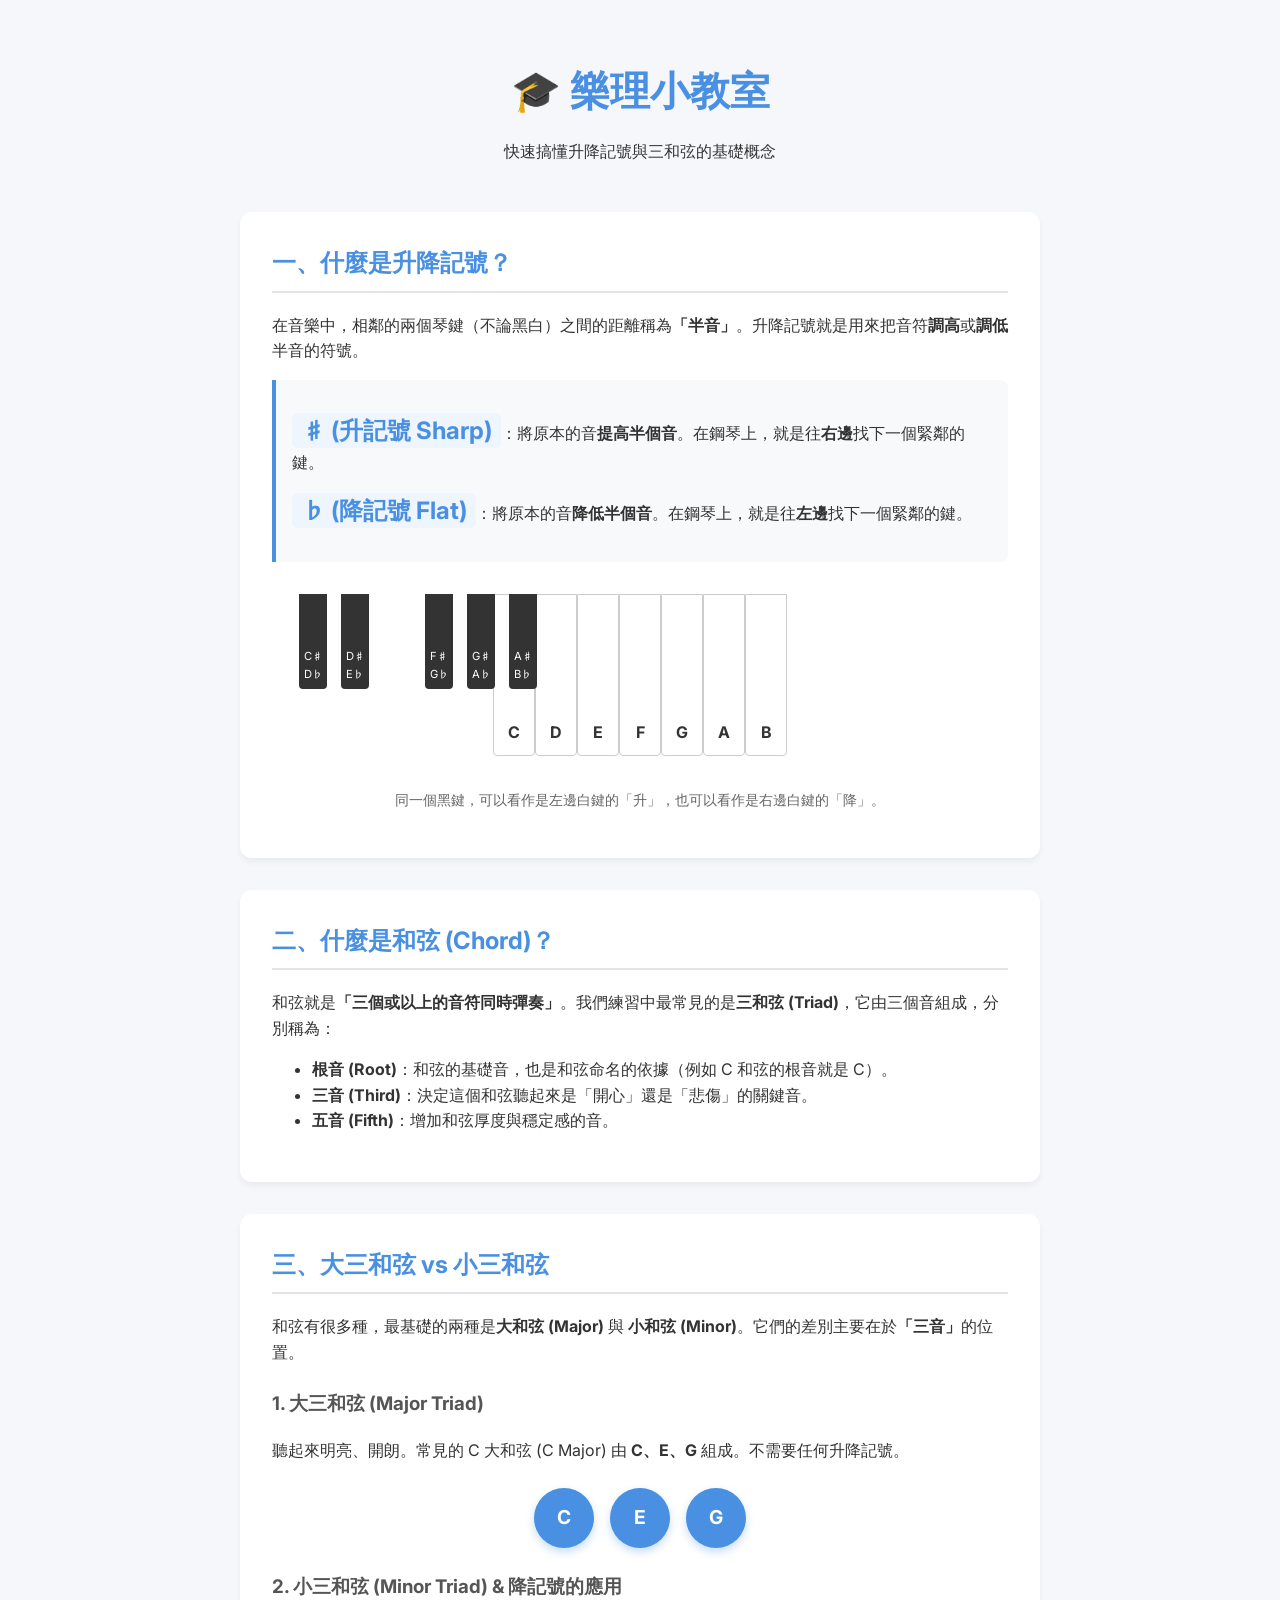
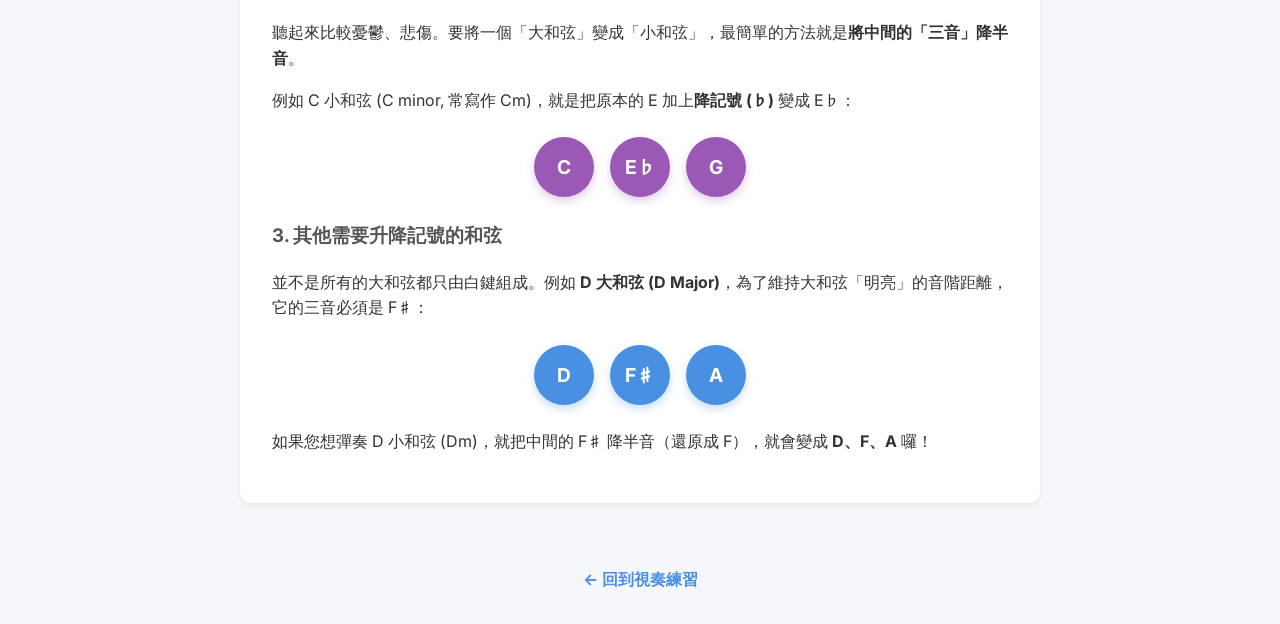
<file: tutorial.html>
<!DOCTYPE html>
<html lang="zh-TW">
<head>
    <meta charset="UTF-8">
    <meta name="viewport" content="width=device-width, initial-scale=1.0">
    <title>樂理小教室：升降記號與和弦</title>
    <link href="https://fonts.googleapis.com/css2?family=Inter:wght@400;500;600;700&display=swap" rel="stylesheet">
    <style>
        :root {
            --primary-color: #4a90e2;
            --bg-color: #f5f7fa;
            --surface-color: #ffffff;
            --text-color: #333333;
            --border-color: #e1e4e8;
        }
        body {
            font-family: 'Inter', -apple-system, BlinkMacSystemFont, "Segoe UI", Roboto, sans-serif;
            background-color: var(--bg-color);
            color: var(--text-color);
            line-height: 1.6;
            margin: 0;
            padding: 0;
        }
        .container {
            max-width: 800px;
            margin: 0 auto;
            padding: 2rem;
        }
        header {
            text-align: center;
            margin-bottom: 3rem;
        }
        h1 {
            color: var(--primary-color);
            font-size: 2.5rem;
            margin-bottom: 0.5rem;
        }
        .section {
            background: var(--surface-color);
            border-radius: 12px;
            padding: 2rem;
            margin-bottom: 2rem;
            box-shadow: 0 4px 6px rgba(0,0,0,0.05);
        }
        h2 {
            color: var(--primary-color);
            border-bottom: 2px solid var(--border-color);
            padding-bottom: 0.5rem;
            margin-top: 0;
        }
        h3 {
            color: #555;
            margin-top: 1.5rem;
        }
        .symbol {
            font-size: 1.5rem;
            font-weight: bold;
            color: var(--primary-color);
            background: #eef5fc;
            padding: 0.2rem 0.6rem;
            border-radius: 6px;
        }
        .highlight {
            font-weight: bold;
            color: #e74c3c;
        }
        .keyboard-illustration {
            display: flex;
            justify-content: center;
            margin: 2rem 0;
            position: relative;
        }
        .white-key {
            width: 40px;
            height: 150px;
            background: white;
            border: 1px solid #ccc;
            border-radius: 0 0 4px 4px;
            display: flex;
            align-items: flex-end;
            justify-content: center;
            padding-bottom: 10px;
            font-weight: bold;
            z-index: 1;
        }
        .black-key {
            width: 28px;
            height: 90px;
            background: #333;
            border-radius: 0 0 4px 4px;
            position: absolute;
            top: 0;
            color: white;
            font-size: 0.7rem;
            display: flex;
            flex-direction: column;
            align-items: center;
            justify-content: flex-end;
            padding-bottom: 5px;
            z-index: 2;
        }
        .note-box {
            background: #f8f9fa;
            border-left: 4px solid var(--primary-color);
            padding: 1rem;
            margin: 1rem 0;
            border-radius: 0 8px 8px 0;
        }
        .chord-example {
            display: flex;
            gap: 1rem;
            justify-content: center;
            margin: 1.5rem 0;
        }
        .chord-note {
            width: 60px;
            height: 60px;
            border-radius: 50%;
            background: var(--primary-color);
            color: white;
            display: flex;
            align-items: center;
            justify-content: center;
            font-size: 1.2rem;
            font-weight: bold;
            box-shadow: 0 4px 8px rgba(74, 144, 226, 0.3);
        }
        .chord-note.minor {
            background: #9b59b6;
            box-shadow: 0 4px 8px rgba(155, 89, 182, 0.3);
        }
        .back-link {
            display: inline-block;
            margin-top: 2rem;
            color: var(--primary-color);
            text-decoration: none;
            font-weight: bold;
        }
        .back-link:hover {
            text-decoration: underline;
        }
    </style>
</head>
<body>

<div class="container">
    <header>
        <h1>🎓 樂理小教室</h1>
        <p>快速搞懂升降記號與三和弦的基礎概念</p>
    </header>

    <div class="section">
        <h2>一、什麼是升降記號？</h2>
        <p>在音樂中，相鄰的兩個琴鍵（不論黑白）之間的距離稱為<strong>「半音」</strong>。升降記號就是用來把音符<strong>調高</strong>或<strong>調低</strong>半音的符號。</p>
        
        <div class="note-box">
            <p><span class="symbol">♯ (升記號 Sharp)</span>：將原本的音<strong>提高半個音</strong>。在鋼琴上，就是往<strong>右邊</strong>找下一個緊鄰的鍵。</p>
            <p><span class="symbol">♭ (降記號 Flat)</span>：將原本的音<strong>降低半個音</strong>。在鋼琴上，就是往<strong>左邊</strong>找下一個緊鄰的鍵。</p>
        </div>

        <div class="keyboard-illustration">
            <!-- White Keys -->
            <div class="white-key" style="margin-right: 0;">C</div>
            <div class="white-key" style="margin-right: 0;">D</div>
            <div class="white-key" style="margin-right: 0;">E</div>
            <div class="white-key" style="margin-right: 0;">F</div>
            <div class="white-key" style="margin-right: 0;">G</div>
            <div class="white-key" style="margin-right: 0;">A</div>
            <div class="white-key">B</div>
            
            <!-- Black Keys -->
            <div class="black-key" style="left: 27px;">C♯<br>D♭</div>
            <div class="black-key" style="left: 69px;">D♯<br>E♭</div>
            <div class="black-key" style="left: 153px;">F♯<br>G♭</div>
            <div class="black-key" style="left: 195px;">G♯<br>A♭</div>
            <div class="black-key" style="left: 237px;">A♯<br>B♭</div>
        </div>
        <p style="text-align: center; font-size: 0.9rem; color: #666;">同一個黑鍵，可以看作是左邊白鍵的「升」，也可以看作是右邊白鍵的「降」。</p>
    </div>

    <div class="section">
        <h2>二、什麼是和弦 (Chord)？</h2>
        <p>和弦就是<strong>「三個或以上的音符同時彈奏」</strong>。我們練習中最常見的是<strong>三和弦 (Triad)</strong>，它由三個音組成，分別稱為：</p>
        <ul>
            <li><strong>根音 (Root)</strong>：和弦的基礎音，也是和弦命名的依據（例如 C 和弦的根音就是 C）。</li>
            <li><strong>三音 (Third)</strong>：決定這個和弦聽起來是「開心」還是「悲傷」的關鍵音。</li>
            <li><strong>五音 (Fifth)</strong>：增加和弦厚度與穩定感的音。</li>
        </ul>
    </div>

    <div class="section">
        <h2>三、大三和弦 vs 小三和弦</h2>
        <p>和弦有很多種，最基礎的兩種是<strong>大和弦 (Major)</strong> 與 <strong>小和弦 (Minor)</strong>。它們的差別主要在於<strong>「三音」</strong>的位置。</p>
        
        <h3>1. 大三和弦 (Major Triad)</h3>
        <p>聽起來明亮、開朗。常見的 C 大和弦 (C Major) 由 <strong>C、E、G</strong> 組成。不需要任何升降記號。</p>
        <div class="chord-example">
            <div class="chord-note">C</div>
            <div class="chord-note">E</div>
            <div class="chord-note">G</div>
        </div>

        <h3>2. 小三和弦 (Minor Triad) & 降記號的應用</h3>
        <p>聽起來比較憂鬱、悲傷。要將一個「大和弦」變成「小和弦」，最簡單的方法就是<strong>將中間的「三音」降半音</strong>。</p>
        <p>例如 C 小和弦 (C minor, 常寫作 Cm)，就是把原本的 E 加上<strong>降記號 (♭)</strong> 變成 E♭：</p>
        <div class="chord-example">
            <div class="chord-note minor">C</div>
            <div class="chord-note minor">E♭</div>
            <div class="chord-note minor">G</div>
        </div>

        <h3>3. 其他需要升降記號的和弦</h3>
        <p>並不是所有的大和弦都只由白鍵組成。例如 <strong>D 大和弦 (D Major)</strong>，為了維持大和弦「明亮」的音階距離，它的三音必須是 F♯：</p>
        <div class="chord-example">
            <div class="chord-note">D</div>
            <div class="chord-note">F♯</div>
            <div class="chord-note">A</div>
        </div>
        <p>如果您想彈奏 D 小和弦 (Dm)，就把中間的 F♯ 降半音（還原成 F），就會變成 <strong>D、F、A</strong> 囉！</p>
    </div>

    <div style="text-align: center;">
        <a href="index.html" class="back-link">← 回到視奏練習</a>
    </div>
</div>

</body>
</html>
</file>
